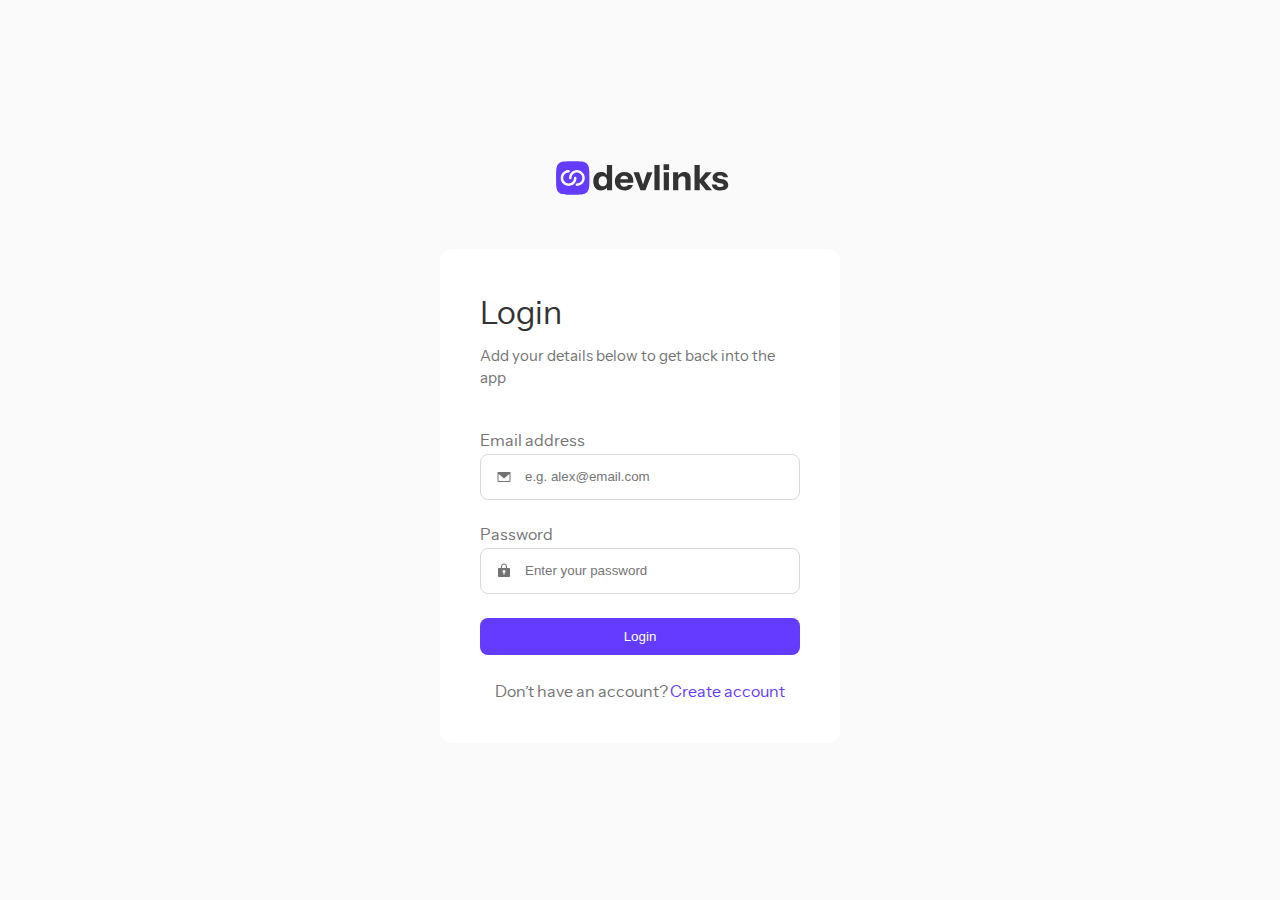
<file: index.html>
<!DOCTYPE html>
<html lang="en">
  <head>
    <meta charset="UTF-8" />
    <meta name="viewport" content="width=device-width, initial-scale=1.0" />

    <link
      rel="icon"
      type="image/png"
      sizes="32x32"
      href="./assets/images/favicon-32x32.png"
    />
    <link rel="stylesheet" href="./styles/general.css" />
    <link rel="stylesheet" href="./styles/style.css" />
    <title>Link-sharing app</title>
    <script src="./js/login.js" defer></script>
  </head>
  <body>
    <div class="wrapper">
      <a href="index.html">
        <div class="devlink">
          <svg
            xmlns="http://www.w3.org/2000/svg"
            width="41"
            height="40"
            viewBox="0 0 41 40"
            fill="none"
          >
            <path
              fill-rule="evenodd"
              clip-rule="evenodd"
              d="M6.5235 34.225C8.96683 36.6666 12.8935 36.6666 20.7502 36.6666C28.6068 36.6666 32.5352 36.6666 34.9752 34.225C37.4168 31.7866 37.4168 27.8566 37.4168 20C37.4168 12.1433 37.4168 8.21498 34.9752 5.77331C32.5368 3.33331 28.6068 3.33331 20.7502 3.33331C12.8935 3.33331 8.96516 3.33331 6.5235 5.77331C4.0835 8.21665 4.0835 12.1433 4.0835 20C4.0835 27.8566 4.0835 31.785 6.5235 34.225ZM16.5835 14.5833C15.5122 14.5833 14.4649 14.901 13.5742 15.4962C12.6834 16.0914 11.9891 16.9373 11.5791 17.9271C11.1692 18.9169 11.0619 20.006 11.2709 21.0567C11.4799 22.1074 11.9958 23.0726 12.7533 23.8301C13.5109 24.5877 14.476 25.1036 15.5268 25.3126C16.5775 25.5216 17.6666 25.4143 18.6564 25.0043C19.6461 24.5944 20.4921 23.9001 21.0873 23.0093C21.6825 22.1186 22.0002 21.0713 22.0002 20C22.0002 19.6685 22.1319 19.3505 22.3663 19.1161C22.6007 18.8817 22.9186 18.75 23.2502 18.75C23.5817 18.75 23.8996 18.8817 24.134 19.1161C24.3685 19.3505 24.5002 19.6685 24.5002 20C24.5002 21.5657 24.0359 23.0964 23.166 24.3982C22.2961 25.7001 21.0597 26.7148 19.6131 27.314C18.1665 27.9132 16.5747 28.07 15.039 27.7645C13.5033 27.4591 12.0927 26.7051 10.9856 25.5979C9.8784 24.4907 9.12441 23.0801 8.81895 21.5444C8.51348 20.0088 8.67026 18.417 9.26945 16.9704C9.86864 15.5238 10.8833 14.2874 12.1852 13.4175C13.4871 12.5476 15.0177 12.0833 16.5835 12.0833C16.915 12.0833 17.233 12.215 17.4674 12.4494C17.7018 12.6838 17.8335 13.0018 17.8335 13.3333C17.8335 13.6648 17.7018 13.9828 17.4674 14.2172C17.233 14.4516 16.915 14.5833 16.5835 14.5833ZM30.3335 20C30.3335 21.4366 29.7628 22.8143 28.747 23.8301C27.7312 24.846 26.3534 25.4166 24.9168 25.4166C24.5853 25.4166 24.2674 25.5483 24.0329 25.7828C23.7985 26.0172 23.6668 26.3351 23.6668 26.6666C23.6668 26.9982 23.7985 27.3161 24.0329 27.5505C24.2674 27.785 24.5853 27.9166 24.9168 27.9166C26.4826 27.9166 28.0132 27.4523 29.3151 26.5824C30.617 25.7126 31.6317 24.4761 32.2309 23.0296C32.8301 21.583 32.9868 19.9912 32.6814 18.4555C32.3759 16.9198 31.6219 15.5092 30.5148 14.4021C29.4076 13.2949 27.997 12.5409 26.4613 12.2354C24.9256 11.93 23.3338 12.0867 21.8873 12.6859C20.4407 13.2851 19.2043 14.2998 18.3344 15.6017C17.4645 16.9036 17.0002 18.4342 17.0002 20C17.0002 20.3315 17.1319 20.6494 17.3663 20.8839C17.6007 21.1183 17.9186 21.25 18.2502 21.25C18.5817 21.25 18.8996 21.1183 19.134 20.8839C19.3685 20.6494 19.5002 20.3315 19.5002 20C19.5002 18.5634 20.0708 17.1856 21.0867 16.1698C22.1025 15.154 23.4802 14.5833 24.9168 14.5833C26.3534 14.5833 27.7312 15.154 28.747 16.1698C29.7628 17.1856 30.3335 18.5634 30.3335 20Z"
              fill="#633CFF"
            />
          </svg>
          <svg
            xmlns="http://www.w3.org/2000/svg"
            width="136"
            height="27"
            viewBox="0 0 136 27"
            fill="none"
          >
            <path
              d="M13.9972 26.15V22.195L14.3435 22.265C14.1126 23.5483 13.4201 24.575 12.2658 25.345C11.1346 26.115 9.77261 26.5 8.17974 26.5C6.56378 26.5 5.15559 26.1267 3.95516 25.38C2.77782 24.61 1.86596 23.5367 1.21957 22.16C0.573191 20.7833 0.25 19.1617 0.25 17.295C0.25 15.405 0.584734 13.76 1.2542 12.36C1.92367 10.96 2.85862 9.875 4.05904 9.105C5.28255 8.335 6.70229 7.95 8.31824 7.95C10.0035 7.95 11.3655 8.34666 12.4043 9.14C13.4662 9.93333 14.0895 11.0183 14.2742 12.395L13.8933 12.43V0.949999H19.0875V26.15H13.9972ZM9.84186 22.3C11.0654 22.3 12.058 21.8683 12.8198 21.005C13.5817 20.1183 13.9626 18.8583 13.9626 17.225C13.9626 15.5917 13.5701 14.3433 12.7852 13.48C12.0234 12.5933 11.0192 12.15 9.77261 12.15C8.57218 12.15 7.57952 12.5933 6.79463 13.48C6.03282 14.3667 5.65192 15.6267 5.65192 17.26C5.65192 18.8933 6.03282 20.1417 6.79463 21.005C7.57952 21.8683 8.59527 22.3 9.84186 22.3Z"
              fill="#333333"
            />
            <path
              d="M31.551 26.5C29.5887 26.5 27.8804 26.115 26.4261 25.345C24.9717 24.5517 23.8405 23.455 23.0326 22.055C22.2477 20.655 21.8552 19.045 21.8552 17.225C21.8552 15.3817 22.2477 13.7717 23.0326 12.395C23.8405 10.995 24.9602 9.91 26.3915 9.14C27.8227 8.34666 29.4849 7.95 31.3778 7.95C33.2016 7.95 34.7829 8.32333 36.1218 9.07C37.4608 9.81667 38.4996 10.855 39.2383 12.185C39.977 13.515 40.3464 15.0783 40.3464 16.875C40.3464 17.2483 40.3349 17.5983 40.3118 17.925C40.2887 18.2283 40.2541 18.52 40.2079 18.8H24.9025V15.335H36.0179L35.1176 15.965C35.1176 14.5183 34.7713 13.4567 34.0788 12.78C33.4093 12.08 32.4859 11.73 31.3086 11.73C29.9466 11.73 28.8846 12.1967 28.1228 13.13C27.3841 14.0633 27.0147 15.4633 27.0147 17.33C27.0147 19.15 27.3841 20.5033 28.1228 21.39C28.8846 22.2767 30.0158 22.72 31.5163 22.72C32.3474 22.72 33.063 22.58 33.6633 22.3C34.2635 22.02 34.7136 21.565 35.0137 20.935H39.8962C39.3191 22.6617 38.3265 24.0267 36.9183 25.03C35.5332 26.01 33.7441 26.5 31.551 26.5Z"
              fill="#333333"
            />
            <path
              d="M47.4302 26.15L40.47 8.3H46.0451L51.4816 24.96H48.5729L53.9748 8.3H59.4114L52.4512 26.15H47.4302Z"
              fill="#333333"
            />
            <path
              d="M61.4187 26.15V0.949999H66.6128V26.15H61.4187Z"
              fill="#333333"
            />
            <path
              d="M70.7519 26.15V8.3H75.9461V26.15H70.7519ZM70.5788 5.92V0.25H76.1192V5.92H70.5788Z"
              fill="#333333"
            />
            <path
              d="M80.0852 26.15V8.3H85.1754V12.5H85.2793V26.15H80.0852ZM92.378 26.15V15.09C92.378 14.11 92.124 13.375 91.6162 12.885C91.1314 12.395 90.4157 12.15 89.4693 12.15C88.6613 12.15 87.9341 12.3367 87.2877 12.71C86.6644 13.0833 86.1681 13.5967 85.7987 14.25C85.4524 14.9033 85.2793 15.6733 85.2793 16.56L84.8292 12.255C85.4063 10.9483 86.2489 9.91 87.357 9.14C88.4881 8.34666 89.8733 7.95 91.5123 7.95C93.4745 7.95 94.9751 8.51 96.0139 9.63C97.0527 10.7267 97.5721 12.2083 97.5721 14.075V26.15H92.378Z"
              fill="#333333"
            />
            <path
              d="M101.525 26.15V0.949999H106.719V26.15H101.525ZM112.848 26.15L105.507 16.875L112.675 8.3H118.665L110.251 17.68L110.493 16.035L119.012 26.15H112.848Z"
              fill="#333333"
            />
            <path
              d="M127.493 26.5C124.908 26.5 122.853 25.975 121.33 24.925C119.806 23.875 118.975 22.4283 118.836 20.585H123.477C123.592 21.3783 123.984 21.985 124.654 22.405C125.346 22.8017 126.293 23 127.493 23C128.578 23 129.363 22.8483 129.848 22.545C130.356 22.2183 130.61 21.7633 130.61 21.18C130.61 20.7367 130.46 20.3983 130.16 20.165C129.883 19.9083 129.363 19.6983 128.602 19.535L125.762 18.94C123.661 18.4967 122.115 17.8317 121.122 16.945C120.129 16.035 119.633 14.8683 119.633 13.445C119.633 11.7183 120.291 10.3767 121.607 9.42C122.923 8.44 124.758 7.95 127.113 7.95C129.444 7.95 131.302 8.42833 132.688 9.385C134.073 10.3183 134.834 11.625 134.973 13.305H130.333C130.241 12.6983 129.917 12.2433 129.363 11.94C128.809 11.6133 128.024 11.45 127.009 11.45C126.085 11.45 125.393 11.59 124.931 11.87C124.492 12.1267 124.273 12.5 124.273 12.99C124.273 13.41 124.458 13.7483 124.827 14.005C125.196 14.2383 125.808 14.4483 126.662 14.635L129.848 15.3C131.626 15.6733 132.965 16.3733 133.865 17.4C134.788 18.4033 135.25 19.5933 135.25 20.97C135.25 22.72 134.569 24.085 133.207 25.065C131.868 26.0217 129.964 26.5 127.493 26.5Z"
              fill="#333333"
            />
          </svg>
        </div>
      </a>

      <div class="container">
        <form class="form" action="/">
          <div class="login">
            <h1>Login</h1>
            <p>Add your details below to get back into the app</p>

            <div class="input-group">
              <div class="input-email box">
                <label class="label email-label" for="email"
                  >Email address</label
                >

                <div class="form-group">
                  <svg
                    xmlns="http://www.w3.org/2000/svg"
                    width="16"
                    height="16"
                    viewBox="0 0 16 16"
                    fill="none"
                  >
                    <path
                      d="M14 3H2C1.86739 3 1.74021 3.05268 1.64645 3.14645C1.55268 3.24021 1.5 3.36739 1.5 3.5V12C1.5 12.2652 1.60536 12.5196 1.79289 12.7071C1.98043 12.8946 2.23478 13 2.5 13H13.5C13.7652 13 14.0196 12.8946 14.2071 12.7071C14.3946 12.5196 14.5 12.2652 14.5 12V3.5C14.5 3.36739 14.4473 3.24021 14.3536 3.14645C14.2598 3.05268 14.1326 3 14 3ZM13.5 12H2.5V4.63688L7.66187 9.36875C7.75412 9.45343 7.87478 9.50041 8 9.50041C8.12522 9.50041 8.24588 9.45343 8.33813 9.36875L13.5 4.63688V12Z"
                      fill="#737373"
                    />
                  </svg>
                  <input
                    class="input email"
                    type="email"
                    id="email"
                    name="email"
                    placeholder="e.g. alex@email.com"
                  />
                  <small class="error-text">Can't be empty</small>
                </div>
              </div>

              <div class="input-psw box">
                <label class="label password-label" for="psw">Password</label>

                <div class="form-group">
                  <svg
                    xmlns="http://www.w3.org/2000/svg"
                    width="16"
                    height="16"
                    viewBox="0 0 16 16"
                    fill="none"
                  >
                    <path
                      d="M13 5H11V3.5C11 2.70435 10.6839 1.94129 10.1213 1.37868C9.55871 0.81607 8.79565 0.5 8 0.5C7.20435 0.5 6.44129 0.81607 5.87868 1.37868C5.31607 1.94129 5 2.70435 5 3.5V5H3C2.73478 5 2.48043 5.10536 2.29289 5.29289C2.10536 5.48043 2 5.73478 2 6V13C2 13.2652 2.10536 13.5196 2.29289 13.7071C2.48043 13.8946 2.73478 14 3 14H13C13.2652 14 13.5196 13.8946 13.7071 13.7071C13.8946 13.5196 14 13.2652 14 13V6C14 5.73478 13.8946 5.48043 13.7071 5.29289C13.5196 5.10536 13.2652 5 13 5ZM8.5 9.91438V11.5C8.5 11.6326 8.44732 11.7598 8.35355 11.8536C8.25979 11.9473 8.13261 12 8 12C7.86739 12 7.74021 11.9473 7.64645 11.8536C7.55268 11.7598 7.5 11.6326 7.5 11.5V9.91438C7.16639 9.79643 6.88522 9.56434 6.70618 9.25914C6.52715 8.95393 6.46177 8.59526 6.5216 8.24651C6.58144 7.89776 6.76264 7.58139 7.03317 7.35332C7.3037 7.12525 7.64616 7.00016 8 7.00016C8.35384 7.00016 8.6963 7.12525 8.96683 7.35332C9.23736 7.58139 9.41856 7.89776 9.4784 8.24651C9.53823 8.59526 9.47285 8.95393 9.29382 9.25914C9.11478 9.56434 8.83361 9.79643 8.5 9.91438ZM10 5H6V3.5C6 2.96957 6.21071 2.46086 6.58579 2.08579C6.96086 1.71071 7.46957 1.5 8 1.5C8.53043 1.5 9.03914 1.71071 9.41421 2.08579C9.78929 2.46086 10 2.96957 10 3.5V5Z"
                      fill="#737373"
                    />
                  </svg>

                  <input
                    class="input password"
                    type="password"
                    id="psw"
                    name="psw"
                    placeholder="Enter your password"
                  />
                  <small class="error-text">Please check again</small>
                </div>
              </div>
            </div>
          </div>
          <button class="login-btn">Login</button>
        </form>
        <div class="footer">
          <p class="small">Don’t have an account?</p>
          <a class="small" href="./pages/signup.html">Create account</a>
        </div>
      </div>
    </div>
  </body>
</html>
</file>
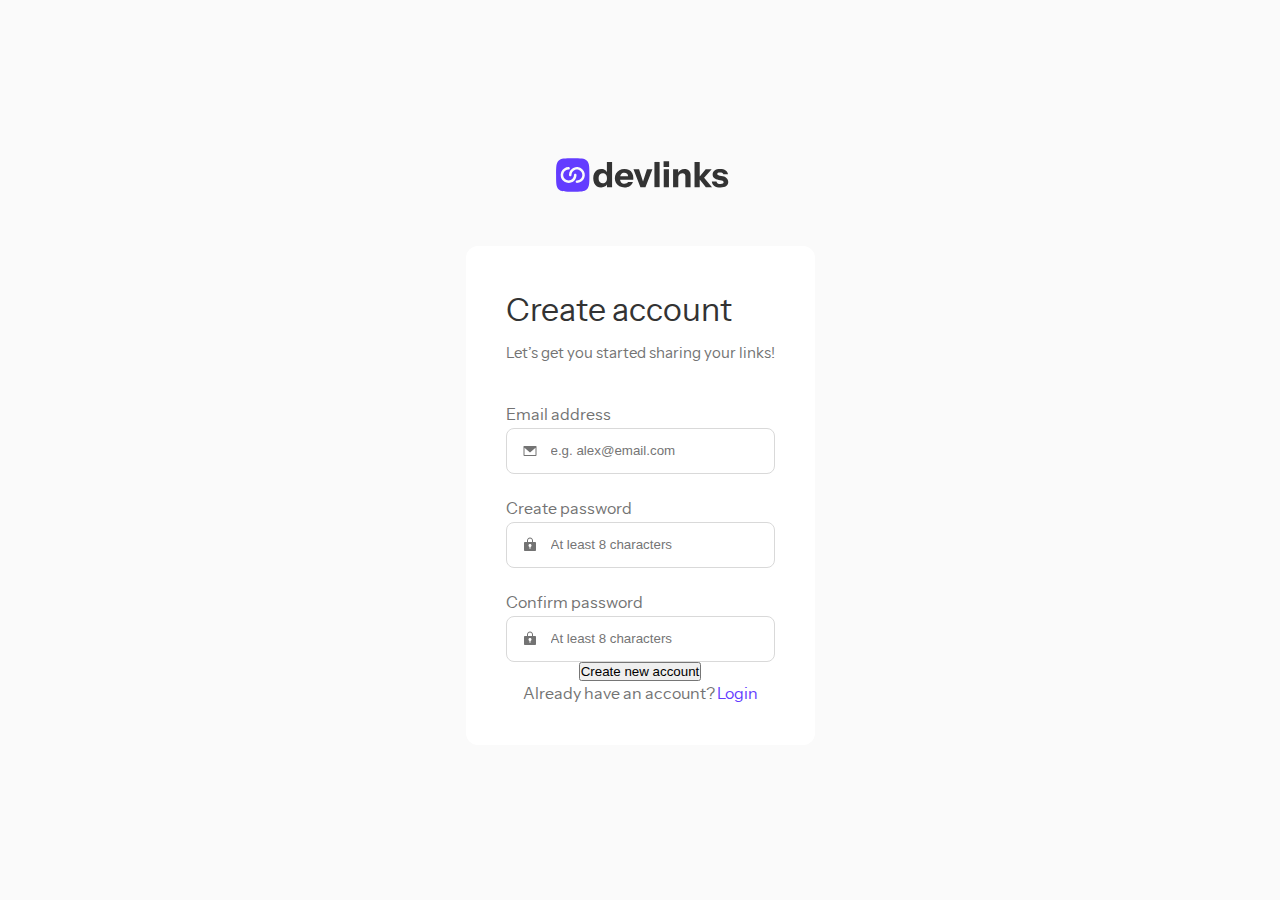
<file: signup.html>
<!DOCTYPE html>
<html lang="en">
  <head>
    <meta charset="UTF-8" />
    <meta name="viewport" content="width=device-width, initial-scale=1.0" />

    <link
      rel="icon"
      type="image/png"
      sizes="32x32"
      href="./assets/images/favicon-32x32.png"
    />
    <link rel="stylesheet" href="./styles/general.css" />
    <link rel="stylesheet" href="./styles/style.css" />
    <title>Link-sharing app</title>
  </head>
  <body>
    <div class="wrapper">
      <div class="devlink">
        <svg
          xmlns="http://www.w3.org/2000/svg"
          width="41"
          height="40"
          viewBox="0 0 41 40"
          fill="none"
        >
          <path
            fill-rule="evenodd"
            clip-rule="evenodd"
            d="M6.5235 34.225C8.96683 36.6666 12.8935 36.6666 20.7502 36.6666C28.6068 36.6666 32.5352 36.6666 34.9752 34.225C37.4168 31.7866 37.4168 27.8566 37.4168 20C37.4168 12.1433 37.4168 8.21498 34.9752 5.77331C32.5368 3.33331 28.6068 3.33331 20.7502 3.33331C12.8935 3.33331 8.96516 3.33331 6.5235 5.77331C4.0835 8.21665 4.0835 12.1433 4.0835 20C4.0835 27.8566 4.0835 31.785 6.5235 34.225ZM16.5835 14.5833C15.5122 14.5833 14.4649 14.901 13.5742 15.4962C12.6834 16.0914 11.9891 16.9373 11.5791 17.9271C11.1692 18.9169 11.0619 20.006 11.2709 21.0567C11.4799 22.1074 11.9958 23.0726 12.7533 23.8301C13.5109 24.5877 14.476 25.1036 15.5268 25.3126C16.5775 25.5216 17.6666 25.4143 18.6564 25.0043C19.6461 24.5944 20.4921 23.9001 21.0873 23.0093C21.6825 22.1186 22.0002 21.0713 22.0002 20C22.0002 19.6685 22.1319 19.3505 22.3663 19.1161C22.6007 18.8817 22.9186 18.75 23.2502 18.75C23.5817 18.75 23.8996 18.8817 24.134 19.1161C24.3685 19.3505 24.5002 19.6685 24.5002 20C24.5002 21.5657 24.0359 23.0964 23.166 24.3982C22.2961 25.7001 21.0597 26.7148 19.6131 27.314C18.1665 27.9132 16.5747 28.07 15.039 27.7645C13.5033 27.4591 12.0927 26.7051 10.9856 25.5979C9.8784 24.4907 9.12441 23.0801 8.81895 21.5444C8.51348 20.0088 8.67026 18.417 9.26945 16.9704C9.86864 15.5238 10.8833 14.2874 12.1852 13.4175C13.4871 12.5476 15.0177 12.0833 16.5835 12.0833C16.915 12.0833 17.233 12.215 17.4674 12.4494C17.7018 12.6838 17.8335 13.0018 17.8335 13.3333C17.8335 13.6648 17.7018 13.9828 17.4674 14.2172C17.233 14.4516 16.915 14.5833 16.5835 14.5833ZM30.3335 20C30.3335 21.4366 29.7628 22.8143 28.747 23.8301C27.7312 24.846 26.3534 25.4166 24.9168 25.4166C24.5853 25.4166 24.2674 25.5483 24.0329 25.7828C23.7985 26.0172 23.6668 26.3351 23.6668 26.6666C23.6668 26.9982 23.7985 27.3161 24.0329 27.5505C24.2674 27.785 24.5853 27.9166 24.9168 27.9166C26.4826 27.9166 28.0132 27.4523 29.3151 26.5824C30.617 25.7126 31.6317 24.4761 32.2309 23.0296C32.8301 21.583 32.9868 19.9912 32.6814 18.4555C32.3759 16.9198 31.6219 15.5092 30.5148 14.4021C29.4076 13.2949 27.997 12.5409 26.4613 12.2354C24.9256 11.93 23.3338 12.0867 21.8873 12.6859C20.4407 13.2851 19.2043 14.2998 18.3344 15.6017C17.4645 16.9036 17.0002 18.4342 17.0002 20C17.0002 20.3315 17.1319 20.6494 17.3663 20.8839C17.6007 21.1183 17.9186 21.25 18.2502 21.25C18.5817 21.25 18.8996 21.1183 19.134 20.8839C19.3685 20.6494 19.5002 20.3315 19.5002 20C19.5002 18.5634 20.0708 17.1856 21.0867 16.1698C22.1025 15.154 23.4802 14.5833 24.9168 14.5833C26.3534 14.5833 27.7312 15.154 28.747 16.1698C29.7628 17.1856 30.3335 18.5634 30.3335 20Z"
            fill="#633CFF"
          />
        </svg>
        <svg
          xmlns="http://www.w3.org/2000/svg"
          width="136"
          height="27"
          viewBox="0 0 136 27"
          fill="none"
        >
          <path
            d="M13.9972 26.15V22.195L14.3435 22.265C14.1126 23.5483 13.4201 24.575 12.2658 25.345C11.1346 26.115 9.77261 26.5 8.17974 26.5C6.56378 26.5 5.15559 26.1267 3.95516 25.38C2.77782 24.61 1.86596 23.5367 1.21957 22.16C0.573191 20.7833 0.25 19.1617 0.25 17.295C0.25 15.405 0.584734 13.76 1.2542 12.36C1.92367 10.96 2.85862 9.875 4.05904 9.105C5.28255 8.335 6.70229 7.95 8.31824 7.95C10.0035 7.95 11.3655 8.34666 12.4043 9.14C13.4662 9.93333 14.0895 11.0183 14.2742 12.395L13.8933 12.43V0.949999H19.0875V26.15H13.9972ZM9.84186 22.3C11.0654 22.3 12.058 21.8683 12.8198 21.005C13.5817 20.1183 13.9626 18.8583 13.9626 17.225C13.9626 15.5917 13.5701 14.3433 12.7852 13.48C12.0234 12.5933 11.0192 12.15 9.77261 12.15C8.57218 12.15 7.57952 12.5933 6.79463 13.48C6.03282 14.3667 5.65192 15.6267 5.65192 17.26C5.65192 18.8933 6.03282 20.1417 6.79463 21.005C7.57952 21.8683 8.59527 22.3 9.84186 22.3Z"
            fill="#333333"
          />
          <path
            d="M31.551 26.5C29.5887 26.5 27.8804 26.115 26.4261 25.345C24.9717 24.5517 23.8405 23.455 23.0326 22.055C22.2477 20.655 21.8552 19.045 21.8552 17.225C21.8552 15.3817 22.2477 13.7717 23.0326 12.395C23.8405 10.995 24.9602 9.91 26.3915 9.14C27.8227 8.34666 29.4849 7.95 31.3778 7.95C33.2016 7.95 34.7829 8.32333 36.1218 9.07C37.4608 9.81667 38.4996 10.855 39.2383 12.185C39.977 13.515 40.3464 15.0783 40.3464 16.875C40.3464 17.2483 40.3349 17.5983 40.3118 17.925C40.2887 18.2283 40.2541 18.52 40.2079 18.8H24.9025V15.335H36.0179L35.1176 15.965C35.1176 14.5183 34.7713 13.4567 34.0788 12.78C33.4093 12.08 32.4859 11.73 31.3086 11.73C29.9466 11.73 28.8846 12.1967 28.1228 13.13C27.3841 14.0633 27.0147 15.4633 27.0147 17.33C27.0147 19.15 27.3841 20.5033 28.1228 21.39C28.8846 22.2767 30.0158 22.72 31.5163 22.72C32.3474 22.72 33.063 22.58 33.6633 22.3C34.2635 22.02 34.7136 21.565 35.0137 20.935H39.8962C39.3191 22.6617 38.3265 24.0267 36.9183 25.03C35.5332 26.01 33.7441 26.5 31.551 26.5Z"
            fill="#333333"
          />
          <path
            d="M47.4302 26.15L40.47 8.3H46.0451L51.4816 24.96H48.5729L53.9748 8.3H59.4114L52.4512 26.15H47.4302Z"
            fill="#333333"
          />
          <path
            d="M61.4187 26.15V0.949999H66.6128V26.15H61.4187Z"
            fill="#333333"
          />
          <path
            d="M70.7519 26.15V8.3H75.9461V26.15H70.7519ZM70.5788 5.92V0.25H76.1192V5.92H70.5788Z"
            fill="#333333"
          />
          <path
            d="M80.0852 26.15V8.3H85.1754V12.5H85.2793V26.15H80.0852ZM92.378 26.15V15.09C92.378 14.11 92.124 13.375 91.6162 12.885C91.1314 12.395 90.4157 12.15 89.4693 12.15C88.6613 12.15 87.9341 12.3367 87.2877 12.71C86.6644 13.0833 86.1681 13.5967 85.7987 14.25C85.4524 14.9033 85.2793 15.6733 85.2793 16.56L84.8292 12.255C85.4063 10.9483 86.2489 9.91 87.357 9.14C88.4881 8.34666 89.8733 7.95 91.5123 7.95C93.4745 7.95 94.9751 8.51 96.0139 9.63C97.0527 10.7267 97.5721 12.2083 97.5721 14.075V26.15H92.378Z"
            fill="#333333"
          />
          <path
            d="M101.525 26.15V0.949999H106.719V26.15H101.525ZM112.848 26.15L105.507 16.875L112.675 8.3H118.665L110.251 17.68L110.493 16.035L119.012 26.15H112.848Z"
            fill="#333333"
          />
          <path
            d="M127.493 26.5C124.908 26.5 122.853 25.975 121.33 24.925C119.806 23.875 118.975 22.4283 118.836 20.585H123.477C123.592 21.3783 123.984 21.985 124.654 22.405C125.346 22.8017 126.293 23 127.493 23C128.578 23 129.363 22.8483 129.848 22.545C130.356 22.2183 130.61 21.7633 130.61 21.18C130.61 20.7367 130.46 20.3983 130.16 20.165C129.883 19.9083 129.363 19.6983 128.602 19.535L125.762 18.94C123.661 18.4967 122.115 17.8317 121.122 16.945C120.129 16.035 119.633 14.8683 119.633 13.445C119.633 11.7183 120.291 10.3767 121.607 9.42C122.923 8.44 124.758 7.95 127.113 7.95C129.444 7.95 131.302 8.42833 132.688 9.385C134.073 10.3183 134.834 11.625 134.973 13.305H130.333C130.241 12.6983 129.917 12.2433 129.363 11.94C128.809 11.6133 128.024 11.45 127.009 11.45C126.085 11.45 125.393 11.59 124.931 11.87C124.492 12.1267 124.273 12.5 124.273 12.99C124.273 13.41 124.458 13.7483 124.827 14.005C125.196 14.2383 125.808 14.4483 126.662 14.635L129.848 15.3C131.626 15.6733 132.965 16.3733 133.865 17.4C134.788 18.4033 135.25 19.5933 135.25 20.97C135.25 22.72 134.569 24.085 133.207 25.065C131.868 26.0217 129.964 26.5 127.493 26.5Z"
            fill="#333333"
          />
        </svg>
      </div>
      <div class="container">
        <div class="login">
          <h1>Create account</h1>
          <p>Let’s get you started sharing your links!</p>
          <div class="input-group">
            <div class="input-email box">
              <label for="email">Email address</label>

              <div class="form-group">
                <svg
                  xmlns="http://www.w3.org/2000/svg"
                  width="16"
                  height="16"
                  viewBox="0 0 16 16"
                  fill="none"
                >
                  <path
                    d="M14 3H2C1.86739 3 1.74021 3.05268 1.64645 3.14645C1.55268 3.24021 1.5 3.36739 1.5 3.5V12C1.5 12.2652 1.60536 12.5196 1.79289 12.7071C1.98043 12.8946 2.23478 13 2.5 13H13.5C13.7652 13 14.0196 12.8946 14.2071 12.7071C14.3946 12.5196 14.5 12.2652 14.5 12V3.5C14.5 3.36739 14.4473 3.24021 14.3536 3.14645C14.2598 3.05268 14.1326 3 14 3ZM13.5 12H2.5V4.63688L7.66187 9.36875C7.75412 9.45343 7.87478 9.50041 8 9.50041C8.12522 9.50041 8.24588 9.45343 8.33813 9.36875L13.5 4.63688V12Z"
                    fill="#737373"
                  />
                </svg>
                <input
                  type="email"
                  id="email"
                  name="email"
                  placeholder="e.g. alex@email.com"
                />
              </div>
            </div>

            <div class="input-psw box">
              <label for="psw">Create password</label>

              <div class="form-group">
                <svg
                  xmlns="http://www.w3.org/2000/svg"
                  width="16"
                  height="16"
                  viewBox="0 0 16 16"
                  fill="none"
                >
                  <path
                    d="M13 5H11V3.5C11 2.70435 10.6839 1.94129 10.1213 1.37868C9.55871 0.81607 8.79565 0.5 8 0.5C7.20435 0.5 6.44129 0.81607 5.87868 1.37868C5.31607 1.94129 5 2.70435 5 3.5V5H3C2.73478 5 2.48043 5.10536 2.29289 5.29289C2.10536 5.48043 2 5.73478 2 6V13C2 13.2652 2.10536 13.5196 2.29289 13.7071C2.48043 13.8946 2.73478 14 3 14H13C13.2652 14 13.5196 13.8946 13.7071 13.7071C13.8946 13.5196 14 13.2652 14 13V6C14 5.73478 13.8946 5.48043 13.7071 5.29289C13.5196 5.10536 13.2652 5 13 5ZM8.5 9.91438V11.5C8.5 11.6326 8.44732 11.7598 8.35355 11.8536C8.25979 11.9473 8.13261 12 8 12C7.86739 12 7.74021 11.9473 7.64645 11.8536C7.55268 11.7598 7.5 11.6326 7.5 11.5V9.91438C7.16639 9.79643 6.88522 9.56434 6.70618 9.25914C6.52715 8.95393 6.46177 8.59526 6.5216 8.24651C6.58144 7.89776 6.76264 7.58139 7.03317 7.35332C7.3037 7.12525 7.64616 7.00016 8 7.00016C8.35384 7.00016 8.6963 7.12525 8.96683 7.35332C9.23736 7.58139 9.41856 7.89776 9.4784 8.24651C9.53823 8.59526 9.47285 8.95393 9.29382 9.25914C9.11478 9.56434 8.83361 9.79643 8.5 9.91438ZM10 5H6V3.5C6 2.96957 6.21071 2.46086 6.58579 2.08579C6.96086 1.71071 7.46957 1.5 8 1.5C8.53043 1.5 9.03914 1.71071 9.41421 2.08579C9.78929 2.46086 10 2.96957 10 3.5V5Z"
                    fill="#737373"
                  />
                </svg>

                <input
                  type="password"
                  id="psw"
                  name="psw"
                  placeholder="At least 8 characters"
                />
              </div>
            </div>
            <div class="input-psw box">
              <label for="psw">Confirm password</label>

              <div class="form-group">
                <svg
                  xmlns="http://www.w3.org/2000/svg"
                  width="16"
                  height="16"
                  viewBox="0 0 16 16"
                  fill="none"
                >
                  <path
                    d="M13 5H11V3.5C11 2.70435 10.6839 1.94129 10.1213 1.37868C9.55871 0.81607 8.79565 0.5 8 0.5C7.20435 0.5 6.44129 0.81607 5.87868 1.37868C5.31607 1.94129 5 2.70435 5 3.5V5H3C2.73478 5 2.48043 5.10536 2.29289 5.29289C2.10536 5.48043 2 5.73478 2 6V13C2 13.2652 2.10536 13.5196 2.29289 13.7071C2.48043 13.8946 2.73478 14 3 14H13C13.2652 14 13.5196 13.8946 13.7071 13.7071C13.8946 13.5196 14 13.2652 14 13V6C14 5.73478 13.8946 5.48043 13.7071 5.29289C13.5196 5.10536 13.2652 5 13 5ZM8.5 9.91438V11.5C8.5 11.6326 8.44732 11.7598 8.35355 11.8536C8.25979 11.9473 8.13261 12 8 12C7.86739 12 7.74021 11.9473 7.64645 11.8536C7.55268 11.7598 7.5 11.6326 7.5 11.5V9.91438C7.16639 9.79643 6.88522 9.56434 6.70618 9.25914C6.52715 8.95393 6.46177 8.59526 6.5216 8.24651C6.58144 7.89776 6.76264 7.58139 7.03317 7.35332C7.3037 7.12525 7.64616 7.00016 8 7.00016C8.35384 7.00016 8.6963 7.12525 8.96683 7.35332C9.23736 7.58139 9.41856 7.89776 9.4784 8.24651C9.53823 8.59526 9.47285 8.95393 9.29382 9.25914C9.11478 9.56434 8.83361 9.79643 8.5 9.91438ZM10 5H6V3.5C6 2.96957 6.21071 2.46086 6.58579 2.08579C6.96086 1.71071 7.46957 1.5 8 1.5C8.53043 1.5 9.03914 1.71071 9.41421 2.08579C9.78929 2.46086 10 2.96957 10 3.5V5Z"
                    fill="#737373"
                  />
                </svg>

                <input
                  type="password"
                  id="psw"
                  name="psw"
                  placeholder="At least 8 characters"
                />
              </div>
            </div>
          </div>
        </div>
        <button>Create new account</button>
        <div class="footer">
          <p class="small">Already have an account?</p>
          <a class="small" href="/">Login</a>
        </div>
      </div>
    </div>
  </body>
</html>
</file>
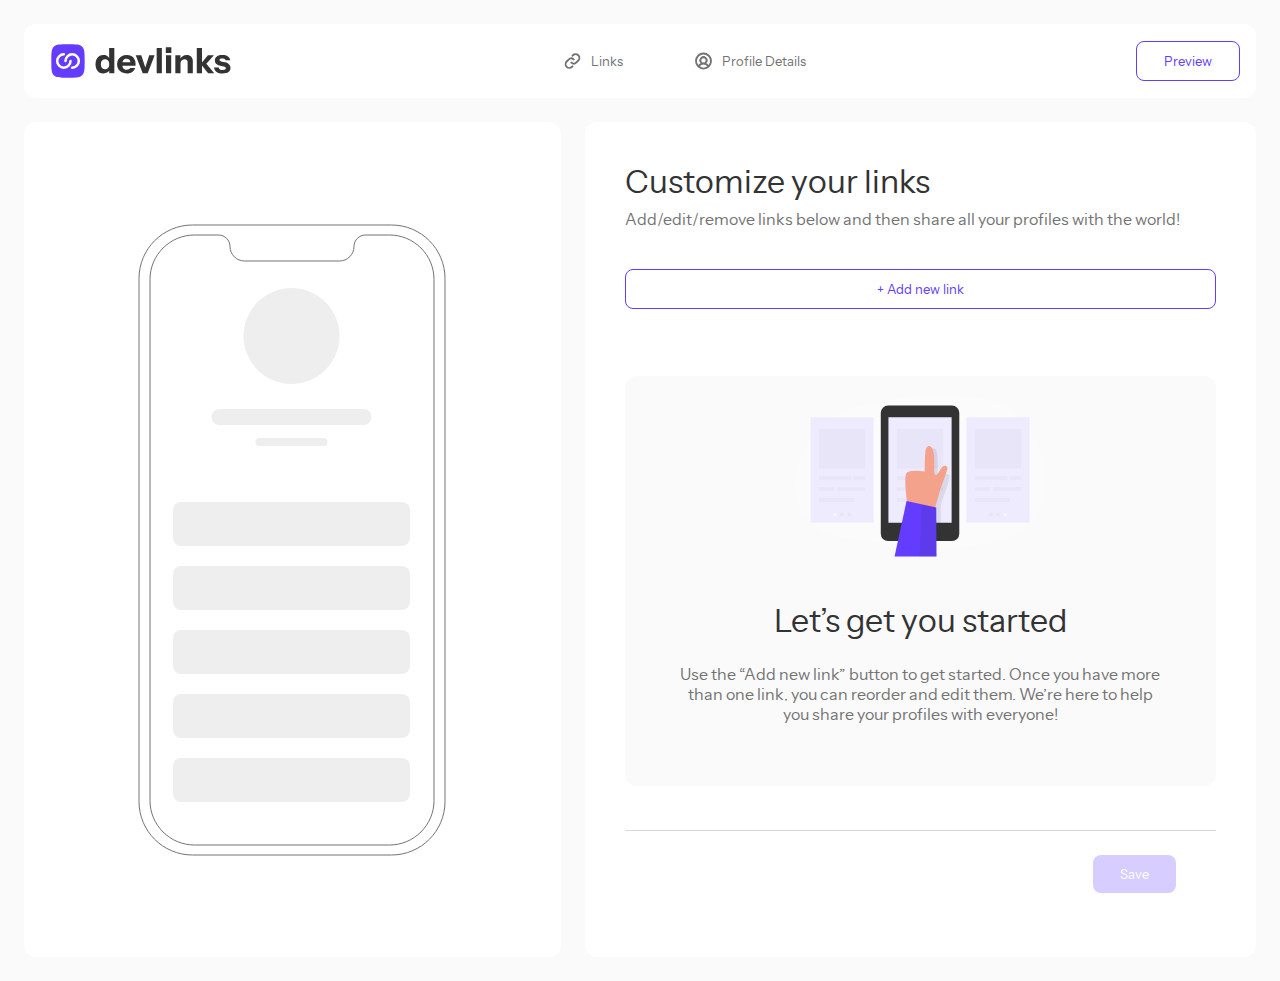
<file: pages/empty.html>
<!DOCTYPE html>
<html lang="en">

<head>
  <meta charset="UTF-8">
  <meta name="viewport" content="width=device-width, initial-scale=1.0">

  <link rel="icon" type="image/png" sizes="32x32" href="./assets/images/favicon-32x32.png">
  <link rel="stylesheet" href="../styles/general.css">
  <link rel="stylesheet" href="../styles/empty.css">

  <title>Empty</title>
</head>

<body>
  <header>
    <svg class="logo-desktop" xmlns="http://www.w3.org/2000/svg" width="183" height="40" fill="none"
      viewBox="0 0 183 40">
      <path fill="#633CFF" fill-rule="evenodd"
        d="M5.774 34.225c2.443 2.442 6.37 2.442 14.226 2.442 7.857 0 11.785 0 14.225-2.442 2.442-2.438 2.442-6.368 2.442-14.225 0-7.857 0-11.785-2.442-14.226-2.438-2.44-6.368-2.44-14.225-2.44-7.857 0-11.785 0-14.226 2.44-2.44 2.443-2.44 6.37-2.44 14.226 0 7.857 0 11.785 2.44 14.225Zm10.06-19.642A5.416 5.416 0 1 0 21.25 20a1.25 1.25 0 1 1 2.5 0 7.917 7.917 0 1 1-7.916-7.916 1.25 1.25 0 0 1 0 2.5ZM29.584 20a5.417 5.417 0 0 1-5.417 5.417 1.25 1.25 0 0 0 0 2.5A7.917 7.917 0 1 0 16.25 20a1.25 1.25 0 0 0 2.5 0 5.416 5.416 0 1 1 10.834 0Z"
        clip-rule="evenodd" />
      <path fill="#333"
        d="M61.247 32.15v-3.955l.346.07c-.23 1.283-.923 2.31-2.077 3.08-1.131.77-2.493 1.155-4.086 1.155-1.616 0-3.024-.373-4.225-1.12-1.177-.77-2.089-1.843-2.735-3.22-.647-1.377-.97-2.998-.97-4.865 0-1.89.335-3.535 1.004-4.935.67-1.4 1.605-2.485 2.805-3.255 1.224-.77 2.643-1.155 4.26-1.155 1.684 0 3.046.397 4.085 1.19 1.062.793 1.685 1.878 1.87 3.255l-.38.035V6.95h5.194v25.2h-5.09Zm-4.155-3.85c1.223 0 2.216-.432 2.978-1.295.762-.887 1.143-2.147 1.143-3.78s-.393-2.882-1.178-3.745c-.762-.887-1.766-1.33-3.012-1.33-1.2 0-2.194.443-2.978 1.33-.762.887-1.143 2.147-1.143 3.78s.38 2.882 1.143 3.745c.785.863 1.8 1.295 3.047 1.295ZM78.801 32.5c-1.962 0-3.67-.385-5.125-1.155-1.454-.793-2.585-1.89-3.393-3.29-.785-1.4-1.178-3.01-1.178-4.83 0-1.843.393-3.453 1.178-4.83a8.395 8.395 0 0 1 3.358-3.255c1.432-.793 3.094-1.19 4.987-1.19 1.824 0 3.405.373 4.744 1.12a7.89 7.89 0 0 1 3.116 3.115c.739 1.33 1.108 2.893 1.108 4.69 0 .373-.011.723-.034 1.05-.023.303-.058.595-.104.875H72.153v-3.465h11.115l-.9.63c0-1.447-.347-2.508-1.04-3.185-.669-.7-1.592-1.05-2.77-1.05-1.361 0-2.423.467-3.185 1.4-.739.933-1.108 2.333-1.108 4.2 0 1.82.37 3.173 1.108 4.06.762.887 1.893 1.33 3.393 1.33.831 0 1.547-.14 2.147-.42.6-.28 1.05-.735 1.35-1.365h4.883c-.577 1.727-1.57 3.092-2.978 4.095-1.385.98-3.174 1.47-5.367 1.47ZM94.68 32.15 87.72 14.3h5.575l5.437 16.66h-2.91l5.403-16.66h5.436l-6.96 17.85h-5.02ZM108.669 32.15V6.95h5.194v25.2h-5.194ZM118.002 32.15V14.3h5.194v17.85h-5.194Zm-.173-20.23V6.25h5.54v5.67h-5.54ZM127.335 32.15V14.3h5.09v4.2h.104v13.65h-5.194Zm12.293 0V21.09c0-.98-.254-1.715-.762-2.205-.485-.49-1.2-.735-2.147-.735-.808 0-1.535.187-2.181.56a4.118 4.118 0 0 0-1.489 1.54c-.347.653-.52 1.423-.52 2.31l-.45-4.305c.577-1.307 1.42-2.345 2.528-3.115 1.131-.793 2.516-1.19 4.155-1.19 1.963 0 3.463.56 4.502 1.68 1.039 1.097 1.558 2.578 1.558 4.445V32.15h-5.194ZM148.775 32.15V6.95h5.194v25.2h-5.194Zm11.323 0-7.341-9.275 7.168-8.575h5.99l-8.414 9.38.242-1.645 8.519 10.115h-6.164Z" />
      <path fill="#333"
        d="M174.743 32.5c-2.585 0-4.64-.525-6.163-1.575-1.524-1.05-2.355-2.497-2.494-4.34h4.641c.115.793.507 1.4 1.177 1.82.692.397 1.639.595 2.839.595 1.085 0 1.87-.152 2.355-.455.508-.327.762-.782.762-1.365 0-.443-.15-.782-.45-1.015-.277-.257-.797-.467-1.558-.63l-2.84-.595c-2.101-.443-3.647-1.108-4.64-1.995-.993-.91-1.489-2.077-1.489-3.5 0-1.727.658-3.068 1.974-4.025 1.316-.98 3.151-1.47 5.506-1.47 2.331 0 4.189.478 5.575 1.435 1.385.933 2.146 2.24 2.285 3.92h-4.64c-.092-.607-.416-1.062-.97-1.365-.554-.327-1.339-.49-2.354-.49-.924 0-1.616.14-2.078.42-.439.257-.658.63-.658 1.12 0 .42.185.758.554 1.015.369.233.981.443 1.835.63l3.186.665c1.778.373 3.117 1.073 4.017 2.1.923 1.003 1.385 2.193 1.385 3.57 0 1.75-.681 3.115-2.043 4.095-1.339.957-3.243 1.435-5.714 1.435Z" />
    </svg>

    <svg class="logo-mobile" xmlns="http://www.w3.org/2000/svg" width="32" height="32" fill="none" viewBox="0 0 32 32">
      <path fill="#633CFF" fill-rule="evenodd"
        d="M4.619 27.38c1.954 1.953 5.095 1.953 11.38 1.953 6.286 0 9.429 0 11.38-1.953 1.954-1.95 1.954-5.095 1.954-11.38 0-6.286 0-9.428-1.953-11.381C25.43 2.667 22.285 2.667 16 2.667c-6.286 0-9.428 0-11.381 1.952-1.952 1.954-1.952 5.095-1.952 11.38 0 6.286 0 9.429 1.952 11.38Zm8.047-15.713A4.333 4.333 0 1 0 17 16a1 1 0 0 1 2 0 6.333 6.333 0 1 1-6.334-6.334 1 1 0 1 1 0 2Zm11 4.333a4.333 4.333 0 0 1-4.333 4.333 1 1 0 1 0 0 2A6.333 6.333 0 1 0 13 16a1 1 0 1 0 2 0 4.334 4.334 0 0 1 8.666 0Z"
        clip-rule="evenodd" />
    </svg>

    <div>
      <button id="links">
        <svg xmlns="http://www.w3.org/2000/svg" width="21" height="20" fill="none" viewBox="0 0 21 20">
          <path fill="#737373"
            d="M11.154 14.65a.936.936 0 0 1 0 1.329l-.464.464a4.689 4.689 0 1 1-6.631-6.631l1.884-1.884a4.687 4.687 0 0 1 6.432-.194.941.941 0 0 1-1.25 1.407 2.813 2.813 0 0 0-3.857.114l-1.883 1.882a2.813 2.813 0 1 0 3.978 3.978l.464-.464a.936.936 0 0 1 1.327 0ZM16.94 3.558a4.695 4.695 0 0 0-6.63 0l-.465.464a.94.94 0 1 0 1.328 1.328l.464-.464a2.813 2.813 0 0 1 3.978 3.978l-1.883 1.885a2.813 2.813 0 0 1-3.858.111.942.942 0 0 0-1.25 1.407 4.688 4.688 0 0 0 6.43-.19l1.884-1.884a4.695 4.695 0 0 0 .002-6.633v-.002Z" />
        </svg>
        <span>Links</span>
      </button>

      <button id="profile">
        <svg xmlns="http://www.w3.org/2000/svg" width="21" height="20" fill="none" viewBox="0 0 21 20">
          <path fill="#737373"
            d="M10.5 1.563A8.437 8.437 0 1 0 18.938 10 8.447 8.447 0 0 0 10.5 1.562ZM6.716 15.357a4.688 4.688 0 0 1 7.568 0 6.54 6.54 0 0 1-7.568 0Zm1.596-5.982a2.188 2.188 0 1 1 4.376 0 2.188 2.188 0 0 1-4.376 0Zm7.344 4.683a6.523 6.523 0 0 0-2.265-1.83 4.062 4.062 0 1 0-5.782 0 6.522 6.522 0 0 0-2.265 1.83 6.562 6.562 0 1 1 10.304 0h.008Z" />
        </svg>
        <span>Profile Details</span>
      </button>
    </div>

    <button>
      <div>
        <svg class="preview" xmlns="http://www.w3.org/2000/svg" width="20" height="20" fill="none" viewBox="0 0 20 20">
          <path fill="#633CFF"
            d="M19.61 9.62c-.03-.064-.714-1.583-2.225-3.095-2.023-2.02-4.572-3.088-7.385-3.088-2.812 0-5.362 1.068-7.382 3.088C1.106 8.037.422 9.556.391 9.62a.944.944 0 0 0 0 .761c.029.064.713 1.583 2.226 3.095 2.021 2.02 4.57 3.086 7.383 3.086 2.813 0 5.362-1.067 7.381-3.086 1.513-1.512 2.197-3.03 2.226-3.095a.946.946 0 0 0 .003-.761Zm-3.599 2.578c-1.677 1.651-3.7 2.49-6.01 2.49-2.313 0-4.334-.839-6.01-2.491A10.185 10.185 0 0 1 2.307 10a10.192 10.192 0 0 1 1.686-2.196C5.667 6.15 7.688 5.312 10 5.312s4.333.839 6.009 2.492c.659.652 1.226 1.39 1.685 2.196a10.19 10.19 0 0 1-1.685 2.197h.002Zm-6.01-5.636a3.438 3.438 0 1 0 0 6.876 3.438 3.438 0 0 0 0-6.876Zm0 5A1.562 1.562 0 1 1 10 8.438a1.562 1.562 0 0 1 0 3.124Z" />
        </svg>
      </div>
      <span>Preview</span>
    </button>
  </header>

  <main>
    <section>
      <svg xmlns="http://www.w3.org/2000/svg" width="308" height="632" fill="none" viewBox="0 0 308 632">
        <path stroke="#737373"
          d="M1 54.5C1 24.953 24.953 1 54.5 1h199C283.047 1 307 24.953 307 54.5v523c0 29.547-23.953 53.5-53.5 53.5h-199C24.953 631 1 607.047 1 577.5v-523Z" />
        <path fill="#fff" stroke="#737373"
          d="M12 55.5C12 30.923 31.923 11 56.5 11h24C86.851 11 92 16.149 92 22.5c0 8.008 6.492 14.5 14.5 14.5h95c8.008 0 14.5-6.492 14.5-14.5 0-6.351 5.149-11.5 11.5-11.5h24c24.577 0 44.5 19.923 44.5 44.5v521c0 24.577-19.923 44.5-44.5 44.5h-195C31.923 621 12 601.077 12 576.5v-521Z" />
        <circle cx="153.5" cy="112" r="48" fill="#EEE" />
        <rect width="160" height="16" x="73.5" y="185" fill="#EEE" rx="8" />
        <rect width="72" height="8" x="117.5" y="214" fill="#EEE" rx="4" />
        <rect width="237" height="44" x="35" y="278" fill="#EEE" rx="8" />
        <rect width="237" height="44" x="35" y="342" fill="#EEE" rx="8" />
        <rect width="237" height="44" x="35" y="406" fill="#EEE" rx="8" />
        <rect width="237" height="44" x="35" y="470" fill="#EEE" rx="8" />
        <rect width="237" height="44" x="35" y="534" fill="#EEE" rx="8" />
      </svg>
    </section>

    <section>
      <div class="links" id="linksPage">
        <div class="add-links-customize">
          <h2>Customize your links</h2>
          <p>Add/edit/remove links below and then share all your profiles with the world!</p>
        </div>

        <div class="add-links">
          <button>+ Add new link</button>
          <div class="add-links-description">
            <svg xmlns="http://www.w3.org/2000/svg" width="250" height="161" fill="none" viewBox="0 0 250 161">
              <path fill="#fff"
                d="M48.694 15.421C23.379 25.224 4.594 50.068.858 80.128c-3.12 25.331 4.335 53.318 48.23 61.291 85.406 15.52 173.446 17.335 193.864-24.525 20.417-41.86-7.525-108.891-50.873-113.53C157.683-.326 98.146-3.721 48.694 15.42Z"
                opacity=".3" />
              <path fill="#333"
                d="M157.022 9.567H93.044a7.266 7.266 0 0 0-7.266 7.267v120.91a7.266 7.266 0 0 0 7.266 7.266h63.978a7.266 7.266 0 0 0 7.267-7.266V16.834a7.266 7.266 0 0 0-7.267-7.267Z" />
              <path fill="#333" d="M125.033 140.872a5.687 5.687 0 1 0 0-11.374 5.687 5.687 0 0 0 0 11.374Z"
                opacity=".03" />
              <path fill="#EFEBFF" d="M156.628 21.321H93.431V126.78h63.197V21.321Z" />
              <path fill="#333" d="M117.797 120.508a2.065 2.065 0 1 0 0-4.13 2.065 2.065 0 0 0 0 4.13Z" opacity=".03" />
              <path fill="#fff" d="M125.033 120.508a2.066 2.066 0 1 0 0-4.132 2.066 2.066 0 0 0 0 4.132Z"
                opacity=".44" />
              <path fill="#333"
                d="M132.269 120.508a2.066 2.066 0 1 0 0-4.132 2.066 2.066 0 0 0 0 4.132ZM148.199 32.953h-46.332v39.552h46.332V32.953ZM134.373 80.129h-32.506v3.621h32.506V80.13ZM148.199 80.129h-11.632v3.621h11.632V80.13ZM117.053 91.237h-15.186v3.622h15.186v-3.622ZM148.199 91.237H120.28v3.622h27.919v-3.622ZM136.954 102.353h-35.087v3.622h35.087v-3.622Z"
                opacity=".03" />
              <path fill="#EFEBFF" d="M78.656 21.321H15.459V126.78h63.197V21.321Z" />
              <path fill="#fff" d="M39.825 120.508a2.065 2.065 0 1 0 0-4.13 2.065 2.065 0 0 0 0 4.13Z" opacity=".44" />
              <path fill="#333"
                d="M47.061 120.508a2.065 2.065 0 1 0 0-4.13 2.065 2.065 0 0 0 0 4.13ZM54.297 120.508a2.065 2.065 0 1 0 0-4.13 2.065 2.065 0 0 0 0 4.13ZM70.227 32.953H23.895v39.552h46.332V32.953ZM56.4 80.129H23.895v3.621H56.4V80.13ZM70.227 80.129H58.595v3.621h11.632V80.13ZM39.08 91.237H23.896v3.622H39.08v-3.622ZM70.227 91.237h-27.92v3.622h27.92v-3.622ZM58.982 102.353H23.895v3.622h35.087v-3.622Z"
                opacity=".03" />
              <path fill="#EFEBFF" d="M234.6 21.321h-63.197V126.78H234.6V21.321Z" />
              <path fill="#333"
                d="M195.769 120.508a2.065 2.065 0 1 0 0-4.13 2.065 2.065 0 0 0 0 4.13ZM203.005 120.508a2.066 2.066 0 1 0 0-4.132 2.066 2.066 0 0 0 0 4.132Z"
                opacity=".03" />
              <path fill="#fff" d="M210.242 120.508a2.066 2.066 0 1 0-.001-4.131 2.066 2.066 0 0 0 .001 4.131Z"
                opacity=".44" />
              <path fill="#333"
                d="M226.171 32.953h-46.332v39.552h46.332V32.953ZM212.345 80.129h-32.506v3.621h32.506V80.13ZM226.171 80.129h-11.632v3.621h11.632V80.13ZM195.025 91.237h-15.186v3.622h15.186v-3.622ZM226.179 91.237H198.26v3.622h27.919v-3.622ZM214.926 102.353h-35.087v3.622h35.087v-3.622Z"
                opacity=".03" />
              <path fill="#333"
                d="M146.597 145.041c0-.76-1.61-31.891-.577-36.522 1.033-4.632 10.509-27.274 8.011-29.917-2.498-2.642-11.648 3.372-11.648 3.372s1.671-27.267-2.278-29.21c-3.948-1.944-5.702 5.671-5.702 5.671L132.3 88.936l-10.418 55.96 24.715.145Z"
                opacity=".1" />
              <path fill="#F4A28C"
                d="M139.559 113.295c1.328-5.316 3.325-10.502 4.601-15.87.843-3.553 6.295-18.405 7.821-22.779.47-1.344.873-2.969-.038-4.062a2.646 2.646 0 0 0-2.422-.76 4.842 4.842 0 0 0-2.339 1.223c-1.519 1.337-4.32 7.95-6.371 7.943-2.482 0-1.313-6.834-1.381-8.148-.281-5.656.136-12.908-2.073-18.223-1.64-3.948-5.71-3.417-6.667.85-.957 4.268-.919 22.15-.919 22.15s-15.884-2.727-18.595 2.118c-2.711 4.844 1.868 35.618 1.868 35.618l26.515-.06Z" />
              <path fill="#633CFF" d="m141.495 160.5-.289-48.906-29.681-6.515L99.574 160.5h41.921Z" />
              <path fill="#333" d="m141.495 160.5-.289-48.906-14.168-3.113-2.536 52.019h16.993Z" opacity=".1" />
            </svg>

            <div class="add-links-instruction">
              <h2>Let’s get you started</h2>
              <p>Use the “Add new link” button to get started. Once you have more than one link,
                you can reorder and edit them. We’re here to help you share your
                profiles with everyone!</p>
            </div>
          </div>
        </div>

      </div>

      <div class="profile-details" id="profilePageDetails">
        <div class="profile-description">
          <h2>Profile Details</h2>
          <p>Add your details to create a personal touch to your profile.</p>
        </div>

        <div class="profile-image-settings">

          <p>
            Profile picture
          </p>

          <div class="profile-image-upload">
            <svg xmlns="http://www.w3.org/2000/svg" width="40" height="40" fill="none" viewBox="0 0 40 40">
              <path fill="#633CFF"
                d="M33.75 6.25H6.25a2.5 2.5 0 0 0-2.5 2.5v22.5a2.5 2.5 0 0 0 2.5 2.5h27.5a2.5 2.5 0 0 0 2.5-2.5V8.75a2.5 2.5 0 0 0-2.5-2.5Zm0 2.5v16.055l-4.073-4.072a2.5 2.5 0 0 0-3.536 0l-3.125 3.125-6.875-6.875a2.5 2.5 0 0 0-3.535 0L6.25 23.339V8.75h27.5ZM6.25 26.875l8.125-8.125 12.5 12.5H6.25v-4.375Zm27.5 4.375h-3.34l-5.624-5.625L27.91 22.5l5.839 5.84v2.91ZM22.5 15.625a1.875 1.875 0 1 1 3.75 0 1.875 1.875 0 0 1-3.75 0Z" />
            </svg>
            <p>+ Upload Image</p>
          </div>

          <p>
            Image must be below 1024x1024px. Use PNG or JPG format.
          </p>

        </div>

        <div class="profile-information">
          <form>
            <div>
              <label for="firstName">First name*</label>
              <input type="text" id="firstName" name="firstName" placeholder="e.g. John" />
            </div>
            <div>
              <label for="lastName">Last name*</label>
              <input type="text" id="lastName" name="lastName" placeholder="e.g. Appleseed" />
            </div>
            <div>
              <label for="email">Email</label>
              <input type="email" id="email" name="email" placeholder="e.g. email@example.com" />
            </div>
          </form>
        </div>

      </div>

      <div class="save">
        <button>Save</button>
      </div>
    </section>
  </main>

  <script src="../js/script.js"></script>
</body>

</html>
</file>
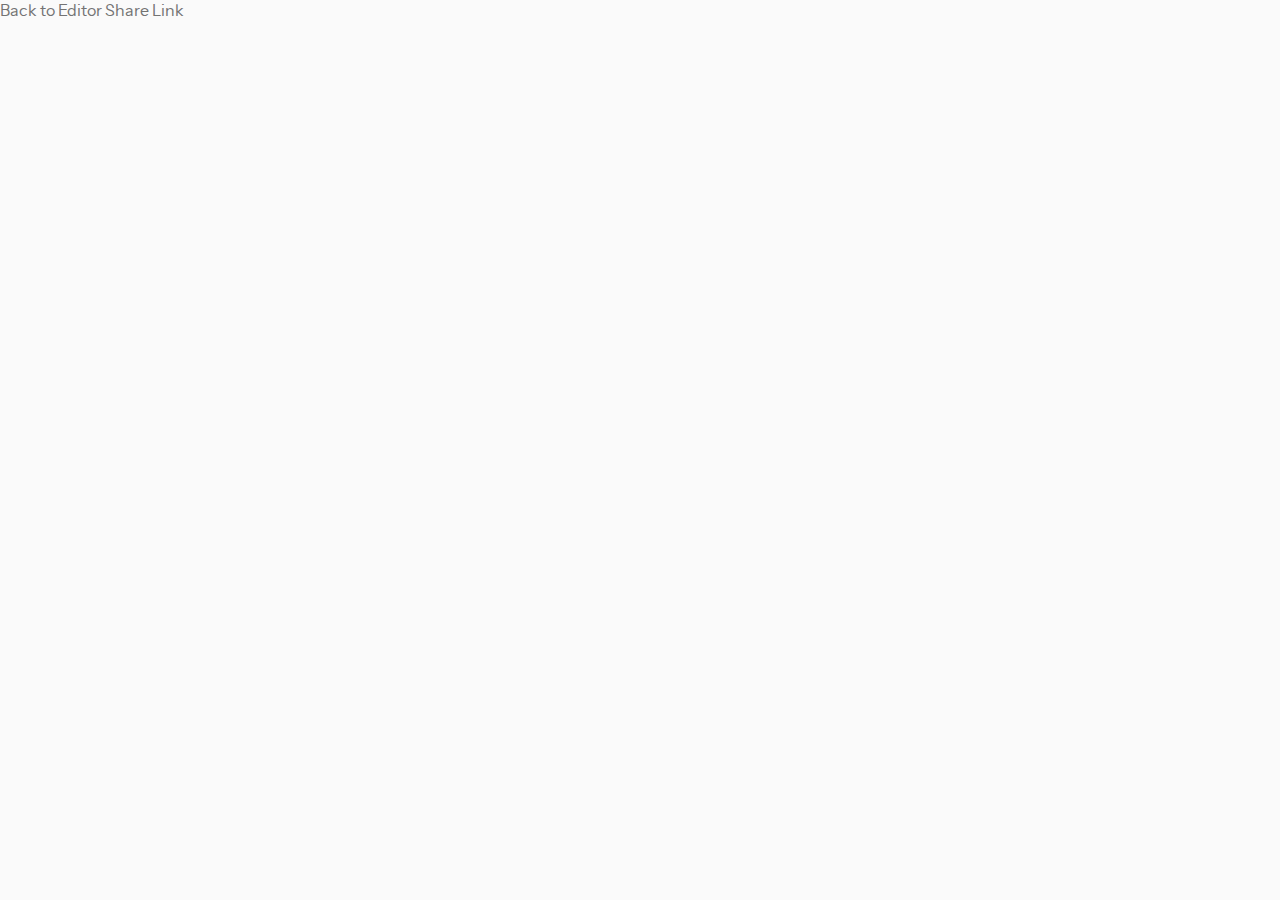
<file: pages/preview.html>
<!DOCTYPE html>
<html lang="en">
  <head>
    <meta charset="UTF-8" />
    <meta name="viewport" content="width=device-width, initial-scale=1.0" />

    <link
      rel="icon"
      type="image/png"
      sizes="32x32"
      href="./assets/images/favicon-32x32.png"
    />
    <link rel="stylesheet" href="../styles/general.css" />

    <title>Frontend Mentor | Link-sharing app</title>
  </head>
  <body>
    Back to Editor Share Link
  </body>
</html>
</file>
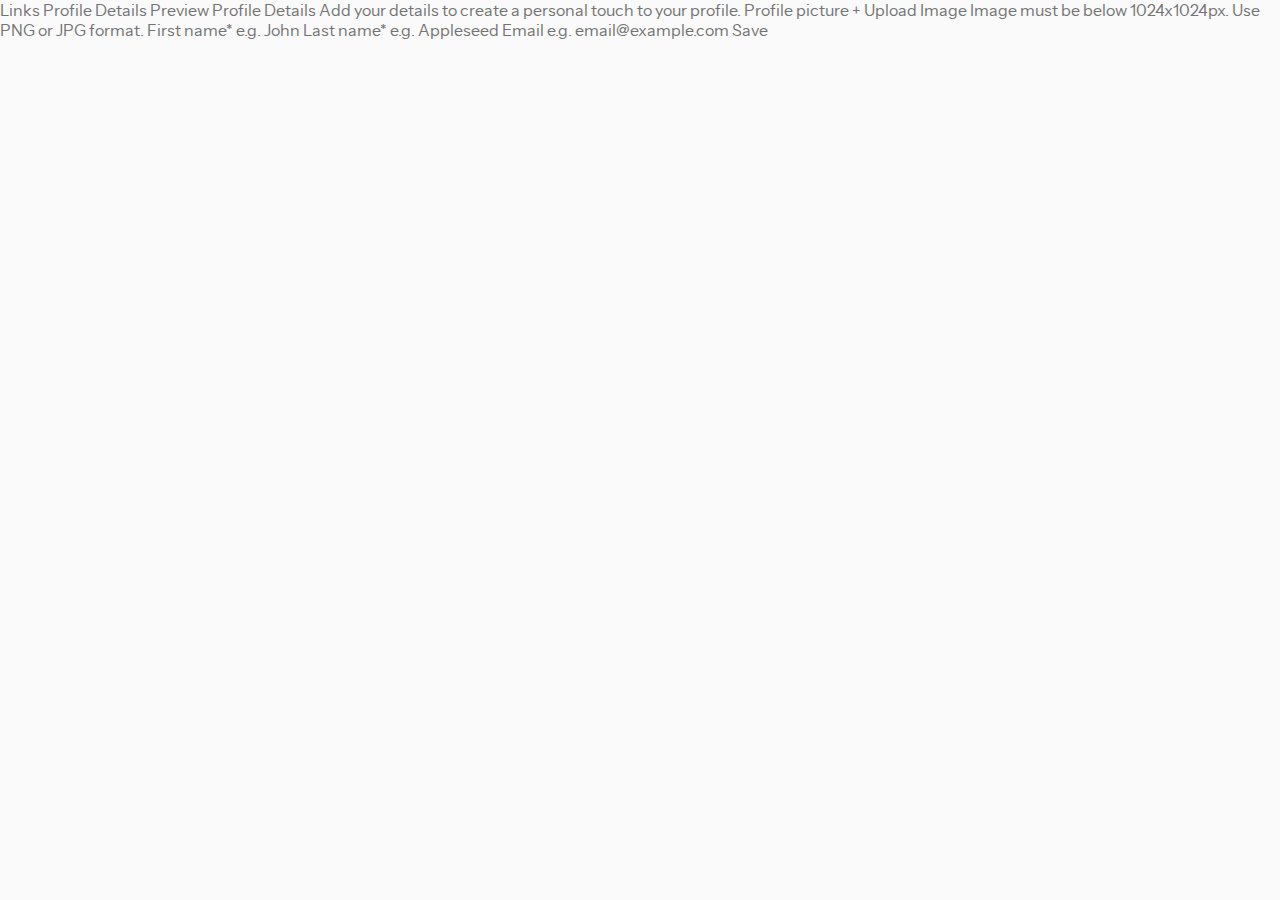
<file: pages/profile.html>
<!DOCTYPE html>
<html lang="en">
  <head>
    <meta charset="UTF-8" />
    <meta name="viewport" content="width=device-width, initial-scale=1.0" />
    <link rel="stylesheet" href="../styles/general.css" />

    <link
      rel="icon"
      type="image/png"
      sizes="32x32"
      href="./assets/images/favicon-32x32.png"
    />

    <title>Frontend Mentor | Link-sharing app</title>
  </head>
  <body>
    Links Profile Details Preview Profile Details Add your details to create a
    personal touch to your profile. Profile picture + Upload Image Image must be
    below 1024x1024px. Use PNG or JPG format. First name* e.g. John Last name*
    e.g. Appleseed Email e.g. email@example.com Save
  </body>
</html>
</file>
<file: styles/general.css>
@font-face {
  font-family: "instrumentSans";
  src: url(../assets/fonts/instrumentsans-variablefont_wdthwght-webfont.woff2)
      format("woff2"),
    url(../assets/fonts/instrumentsans-variablefont_wdthwght-webfont.woff)
      format("woff");
  font-weight: 100 1000;
}

* {
  margin: 0;
  padding: 0;
  box-sizing: border-box;
}

html {
  font-size: 62.5%;
}

body {
  font-family: "instrumentSans", "sans-serif";
  background: #fafafa;
  font-size: 1.6rem;
  color: #737373;
}
</file>
<file: styles/style.css>
body {
  height: 100vh;
  display: flex;
  justify-content: center;
  align-items: center;
  background: #fafafa;
}
a {
  text-decoration: none;
}

.wrapper {
  width: 40rem;
  display: flex;
  flex-direction: column;
  justify-content: center;
  align-items: center;
  gap: 5.1rem;
}

.container {
  display: flex;
  flex-direction: column;
  justify-content: center;
  align-items: center;
  padding: 4rem;
  border-radius: 12px;
  background-color: white;
  border-radius: 1.2rem;
}

.devlink {
  display: flex;
  justify-content: center;
  align-items: center;
}

h1 {
  font-size: 3.2rem;
  font-weight: 700;
  line-height: 150%;
  color: #333333;
  margin-bottom: 0.8rem;
}

.login {
  width: 100%;
}

.login p {
  font-size: 1.5rem;
  font-style: normal;
  font-weight: 400;
  line-height: 150%;
  color: #737373;
  margin-bottom: 4rem;
}

.box {
  display: flex;
  flex-direction: column;
}

.input-group {
  display: flex;
  flex-direction: column;
  gap: 2.4rem;
}

.form-group {
  position: relative;
  width: 100%;
  margin-top: 0.4rem;
}

.form-group svg {
  position: absolute;
  left: 1.6rem;
  top: 50%;
  transform: translateY(-50%);
}

.form-group input {
  width: 100%;
  padding: 1.2rem 1.6rem 1.2rem 4.4rem;
  border-radius: 8px;
  border: 1px solid #d9d9d9;
  font-weight: 400;
  line-height: 150%;
}

.form-group input:focus,
.form-group input:active {
  outline-color: #633cff;
  box-shadow: 0px 0px 32px 0px rgba(99, 60, 255, 0.25);
}

.login-btn {
  width: 100%;
  display: block;
  padding: 1.1rem 2.7rem;
  border-radius: 8px;
  background: #633cff;
  border: none;
  color: white;
  margin: 2.4rem 0;
  text-align: center;
  text-decoration: none;
}

button:hover {
  cursor: pointer;
  background: #beadff;
  box-shadow: 0px 0px 32px 0px rgba(99, 60, 255, 0.25);
}
.small {
  color: #737373;
  text-align: center;
  font-size: 1.6rem;
  font-weight: 400;
  line-height: 150%;
}

a.small {
  color: #633cff;
}

.footer {
  display: flex;
  justify-content: center;
  align-items: center;
  gap: 2px;
}

.label-error {
  color: #ff3939;
}

.input-error input {
  border-color: #ff3939;
}

.input-error input:focus,
.input-error input:active {
  outline-color: #ff3939;
}
.input-error .error-text {
  color: #ff3939;
  position: absolute;
  right: 1.6rem;
  top: 50%;
  transform: translateY(-50%);
  display: block;
}
.error-text {
  display: none;
}

@media (max-width: 500px) {
  .wrapper {
    display: flex;
    align-items: flex-start;
    justify-content: flex-start;
    padding: 3.2rem;
    background: white;
  }

  .container {
    width: 100%;
    padding: 0;
  }

  .footer {
    flex-direction: column;
  }
}
</file>
<file: styles/empty.css>
button {
    background-color: inherit;
    font-family: inherit;
    font-weight: 600;
    color: inherit;
    padding: 11px 27px;
    border-radius: 8px;
    cursor: pointer;
}



/* HEADER *********************************************************** */

header {
    background: white;
    display: flex;
    justify-content: space-between;
    align-items: center;
    padding: 16px 16px 16px 24px;
    font-weight: 600;
    margin: 24px 24px 0 24px;
    border-radius: 12px;
}

.logo-desktop {
    cursor: pointer;
}

.logo-mobile {
    cursor: pointer;
    display: none;
}

header div {
    display: flex;
    gap: 16px;
}

header div button {
    display: flex;
    align-items: center;
    gap: 8px;
    border: none;
    transition: ease-in-out .2s;
}

header div button:hover {
    color: #633CFF;
    background: #EFEBFF;
}

header div button:hover svg path {
    fill: #633CFF;
    background: #EFEBFF;
}

header div button:focus {
    color: #633CFF;
    background: #EFEBFF;
}

header div button:focus svg path {
    fill: #633CFF;
    background: #EFEBFF;
}

header button:nth-child(4) {
    color: #633CFF;
    padding: 11px 27px;
    border: solid 1px #633CFF;
    border-radius: 8px;
    cursor: pointer;
}

header button:nth-child(4):active {
    background: #EFEBFF;
}

.preview {
    display: none;
}

/* MAIN **************************************************************** */
/* first section */

main {
    display: grid;
    grid-template-columns: 4fr 5fr;
    grid-column-gap: 24px;
    margin: 24px;
}

section:nth-child(1) {
    padding: 101.5px 0;
    background: white;
    display: flex;
    justify-content: center;
}

/* second section---Links */

section {
    border-radius: 12px;
}

section:nth-child(2) {
    padding: 40px;
    background: white;
}

main h2 {
    color: #333;
    font-size: 3.2rem;
    font-weight: 700;
}

.add-links-customize p {
    margin-top: 8px;
}

.add-links {
    margin-top: 40px;
}

.add-links button {
    width: 100%;
    color: #633CFF;
    font-weight: 600;
    border: solid 1px #633CFF;
}

.add-links button:active {
    background: #EFEBFF;
}

.add-links-description {
    border-radius: 12px;
    background: #FAFAFA;
    text-align: center;
    margin-top: 66.5px;
    padding: 20px;
}


.add-links-instruction {
    max-width: 488px;
    margin: 40px auto 42.5px;
}

.add-links-instruction p {
    margin-top: 24px;
}

.save {
    text-align: right;
    padding: 24px 40px 24px 0;
    margin-top: 43.5px;
    border-top: solid #D9D9D9 1px;
}

.save button {
    background: #633CFF;
    opacity: 0.25;
    border: none;
    color: white;
}

/* second section---profile details */

.profile-details {
    display: none;
    height: 624px;
}

.profile-description p {
    margin-top: 8px;
}

.profile-image-settings {
    border-radius: 12px;
    background: #FAFAFA;
    display: flex;
    justify-content: space-between;
    align-items: center;
    height: 233px;
    margin-top: 40px;
    padding: 20px;
    gap: 16px;
}

.profile-image-settings p:nth-child(1) {
    font-size: 1.2rem;
}

.profile-image-settings p:nth-child(3) {
    font-size: 1.2rem;
    max-width: 215px;
}

.profile-image-upload {
    width: 193px;
    height: 193px;
    background: #EFEBFF;
    border-radius: 12px;
    text-align: center;
    display: flex;
    flex-direction: column;
    justify-content: center;
    align-items: center;
    gap: 8px;
    cursor: pointer;
}

.profile-image-upload svg path {
    fill: #633CFF;
}

.profile-image-upload p {
    color: #633CFF;
    font-weight: 600;
}

.profile-information {
    margin-top: 24px;
    background: #FAFAFA;
    padding: 20px;
    border-radius: 12px;
}

.profile-information form {
    display: flex;
    flex-direction: column;
    gap: 12px;
}

.profile-information form div {
    display: flex;
    gap: 16px;
    align-items: center;
}

.profile-information label {
    width: 240px;
    color: #737373;
}

.profile-information input {
    border-radius: 8px;
    border: 1px solid #D9D9D9;
    background: white;
    border-radius: 8px;
    height: 48px;
    width: 60%;
    padding: 12px 16px;
    border: 1px solid #D9D9D9;
    color: #333;
    font-family: inherit;
}

.profile-information input::placeholder {
    color: #333;
    opacity: .5;
}

.profile-information input:focus {
    outline: 1px solid #633CFF;
    box-shadow: 0px 0px 32px 0px rgba(99, 60, 255, 0.25);
}



/* TABLET ********************************************************************** */

@media (max-width: 1023px) {

    main {
        grid-template-columns: 1fr;
    }

    main section:nth-child(1) {
        display: none;
    }
}

/* MOBILE *********************************************************************** */

@media (max-width: 700px) {

    body {
        padding: 0;
    }

    .logo-desktop {
        display: none;
    }

    .logo-mobile {
        display: block;
    }

    header div {
        gap: 0px;
    }

    header div button span {
        display: none;
    }

    header button:nth-child(4) {
        padding: 11px 16px;
    }

    header button:nth-child(4) span {
        display: none;
    }

    .preview {
        display: block;
    }

    main {
        margin: 16px;
    }

    section:nth-child(2) {
        padding: 24px;
    }

    main section:nth-child(2) h2 {
        font-size: 2.4rem;
    }

    .add-links-description {
        margin-top: 50.5px;
    }

    .add-links-description svg {
        width: 120px;
        height: 80px;
    }

    .add-links-instruction {
        margin-bottom: 30;
    }

    .save {
        padding: 16px;
        margin-top: 24px;
    }

    .save button {
        width: 100%;
    }

    .profile-image-settings {
        flex-direction: column;
    }

    .profile-information form div {
        flex-direction: column;
        align-items: start;
    }
}
</file>
